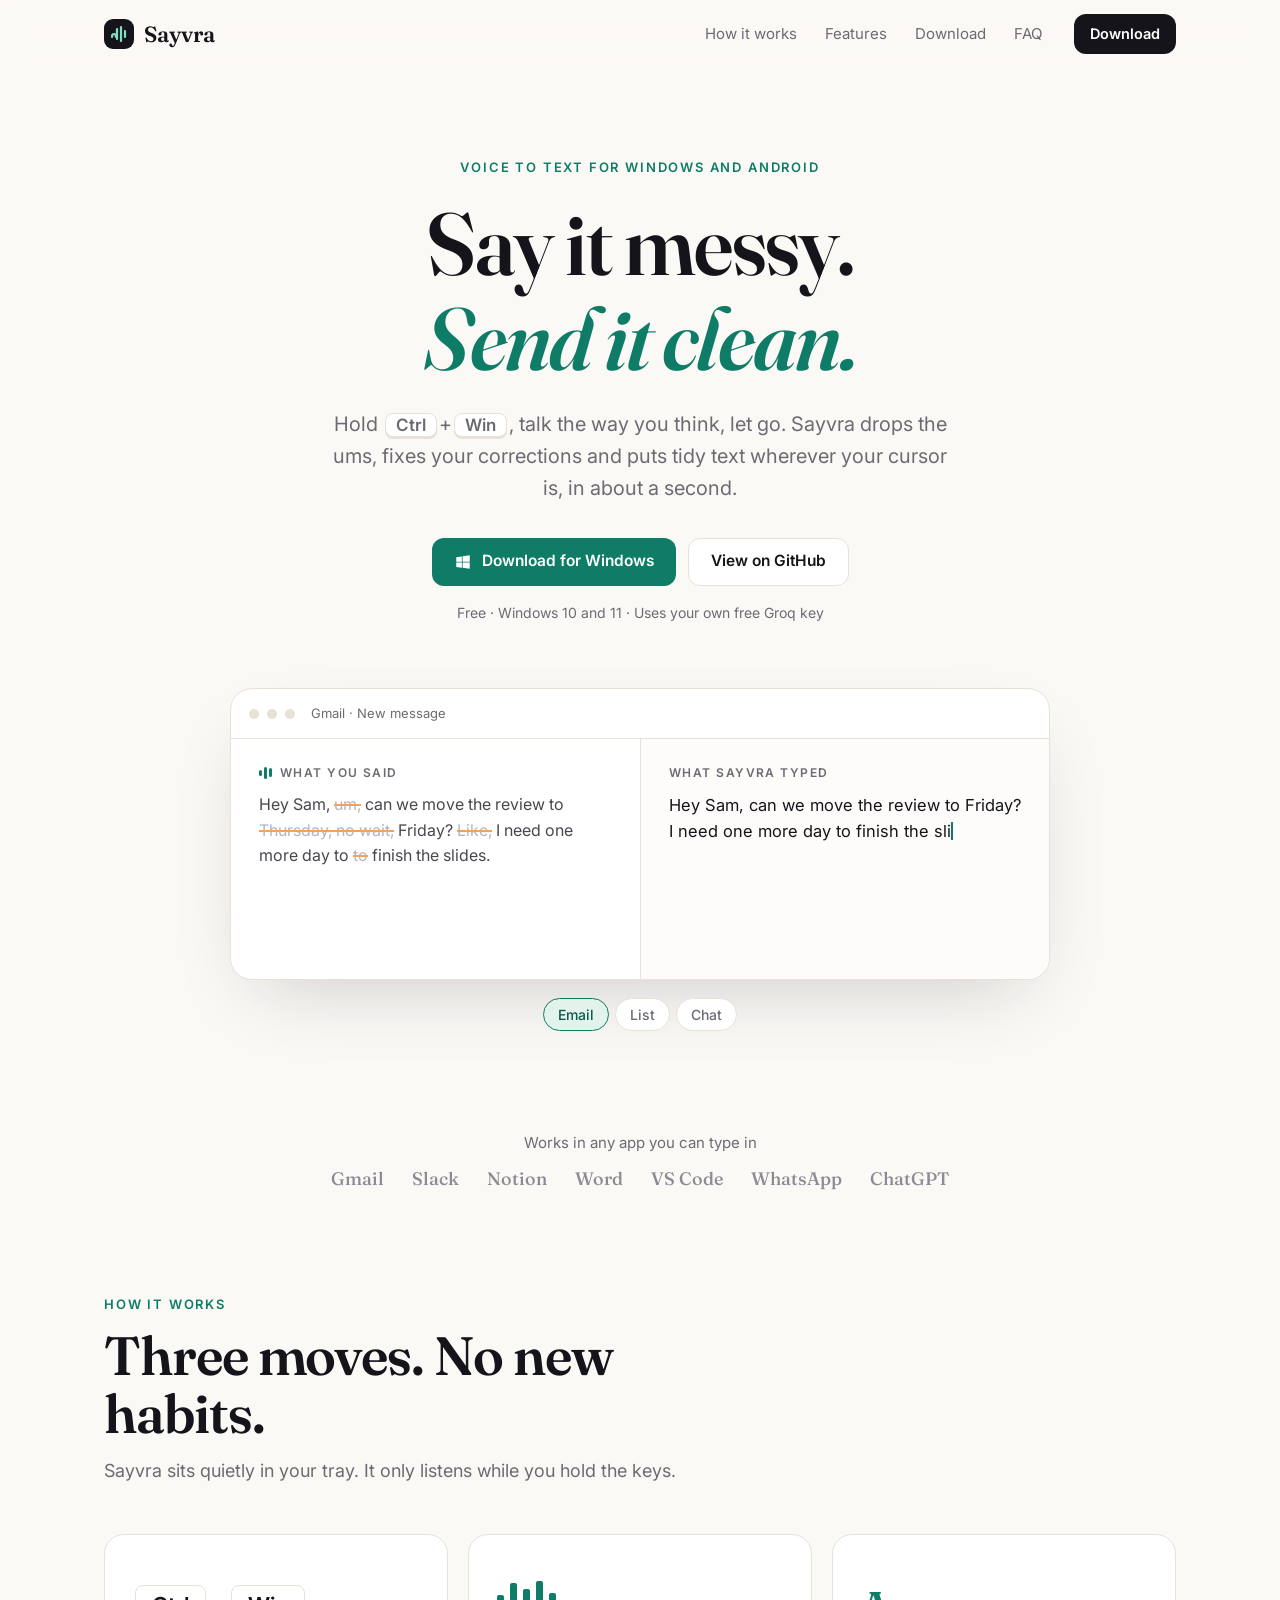
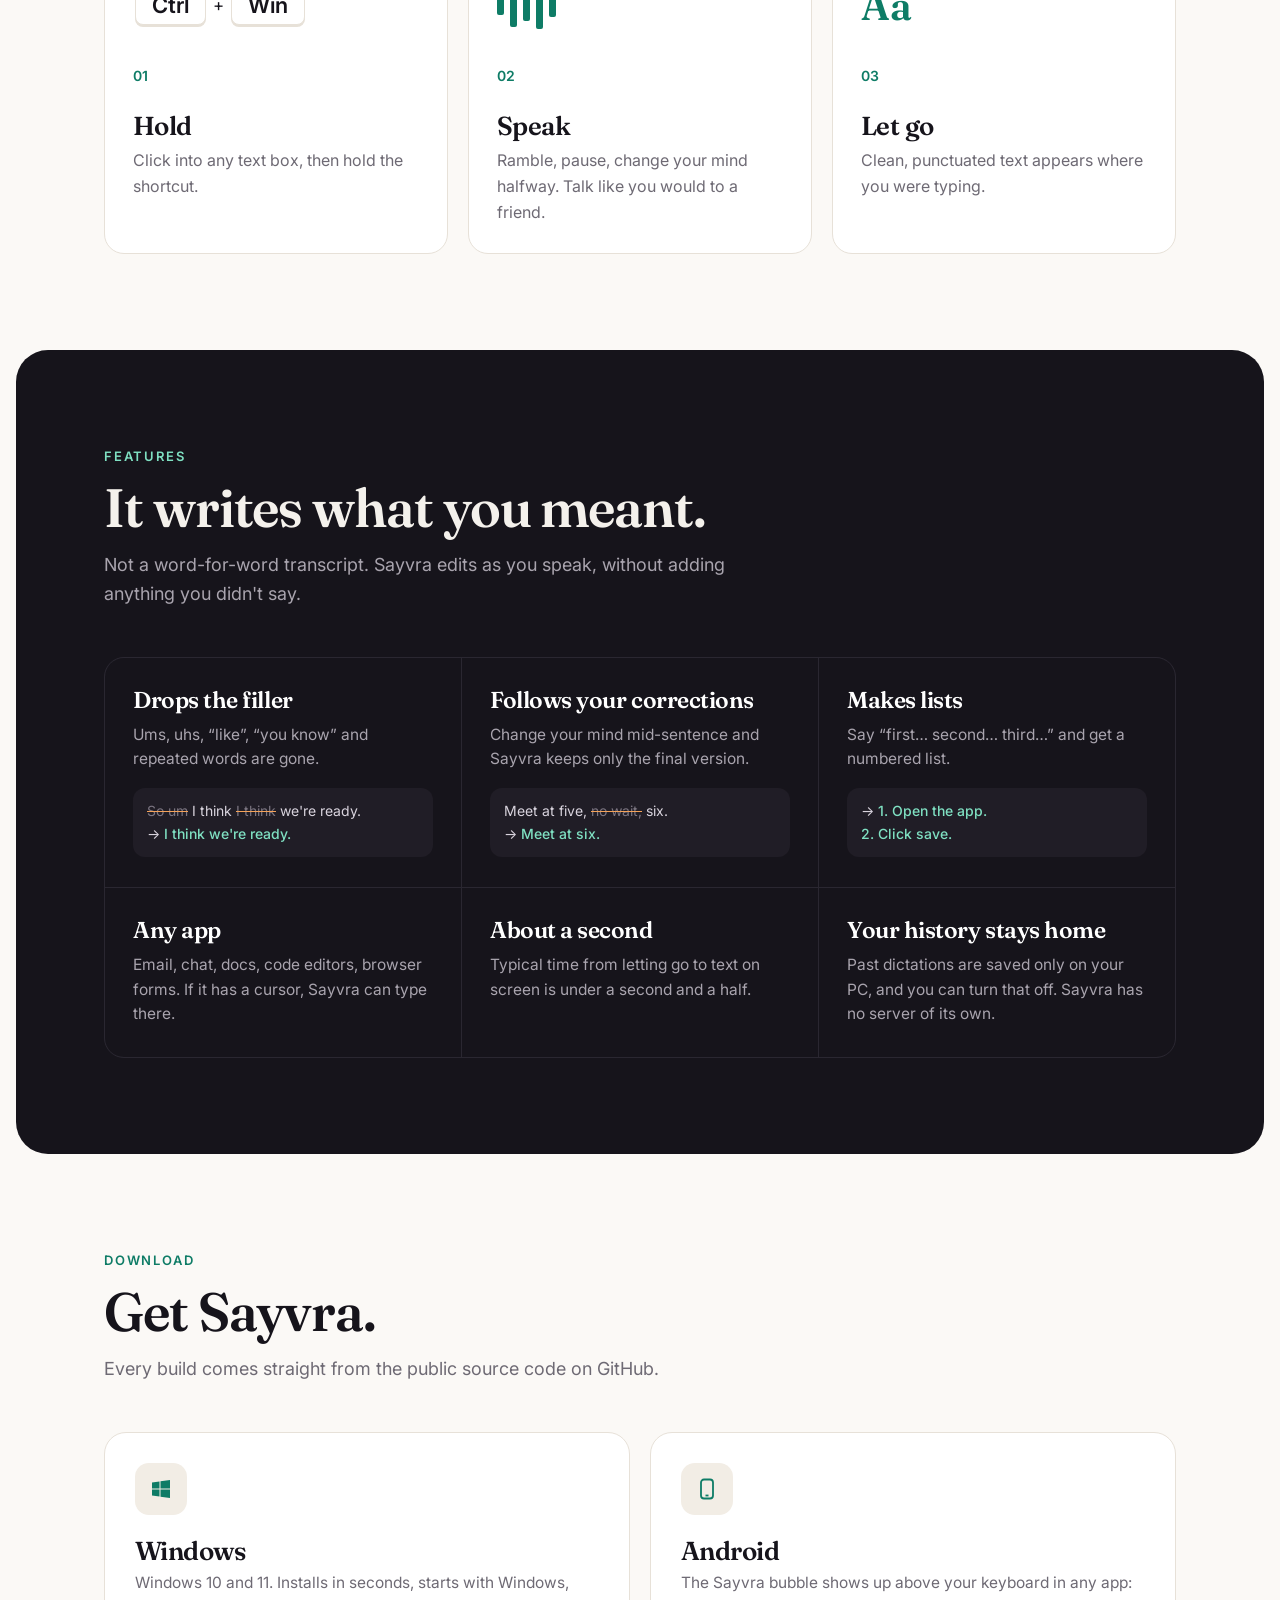
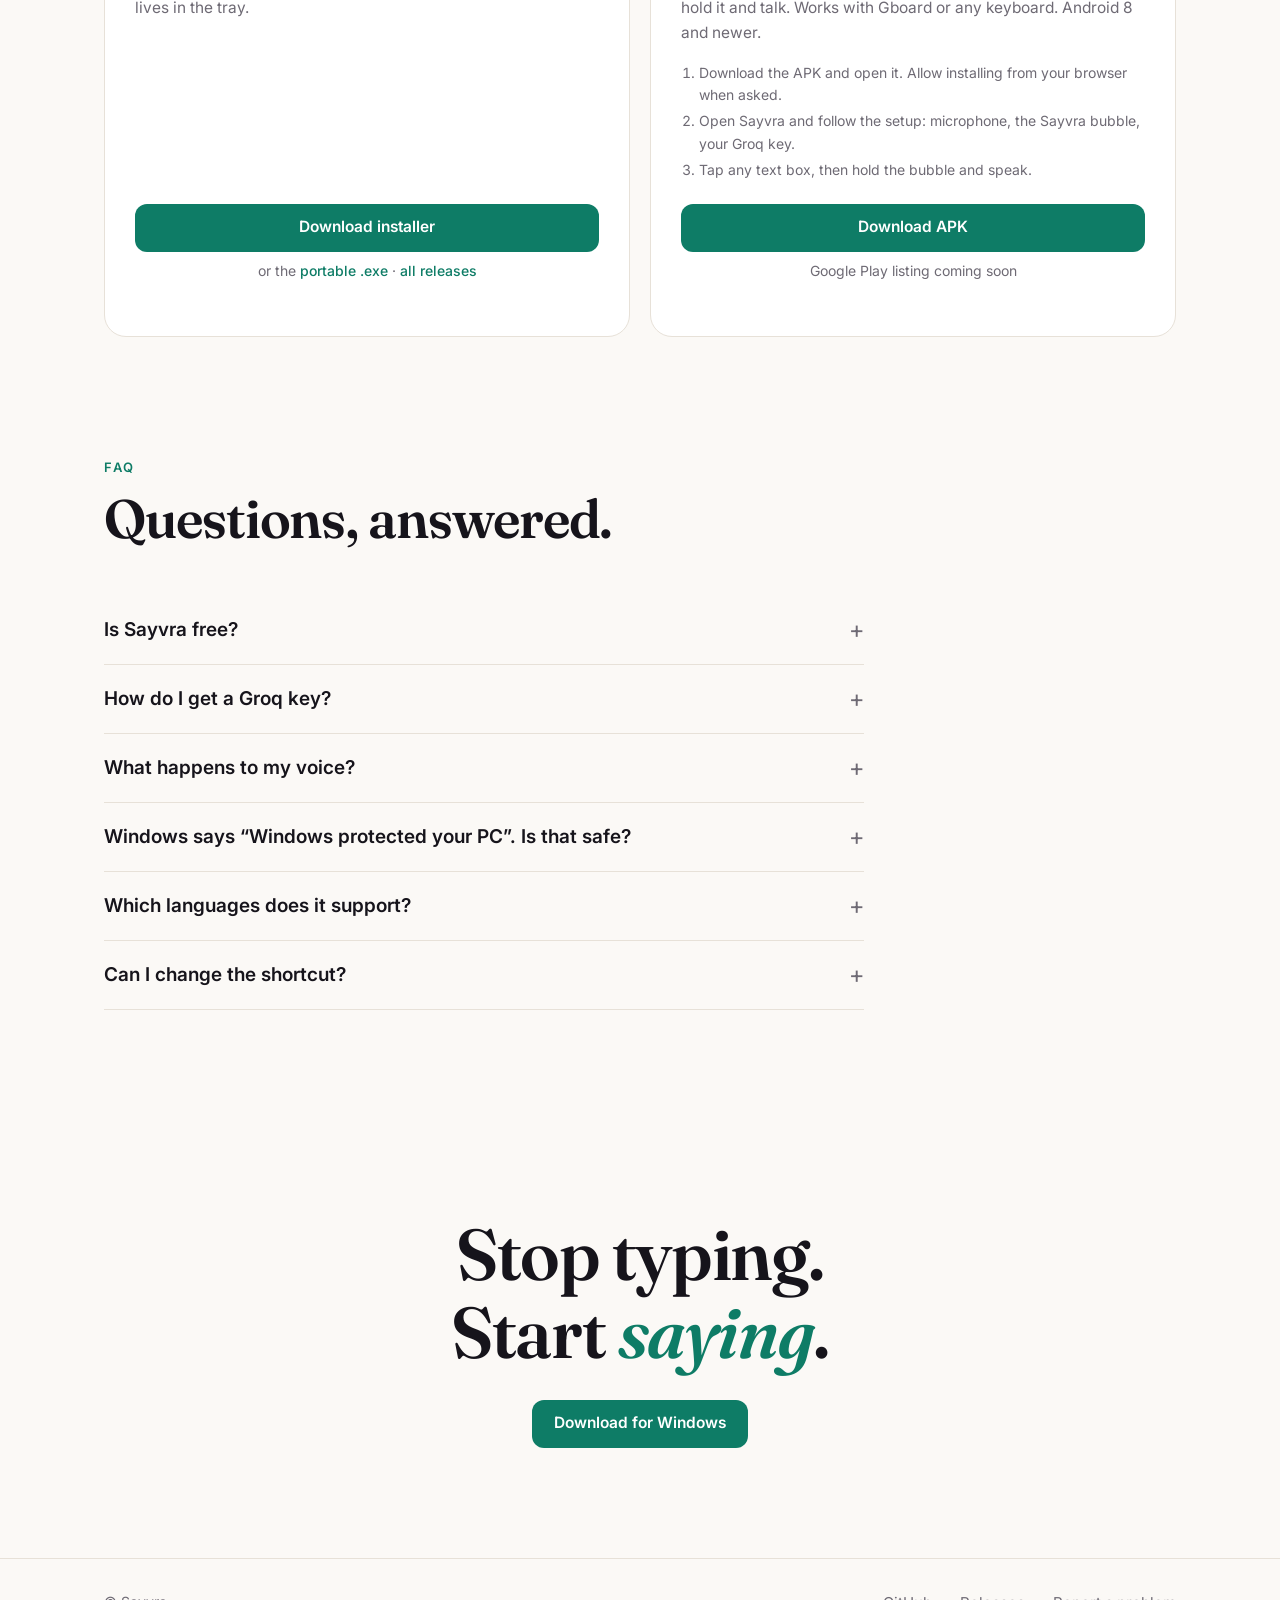
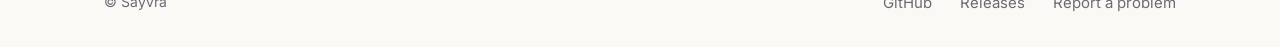
<file: site/index.html>
<!doctype html>
<html lang="en">
<head>
<meta charset="utf-8">
<meta name="viewport" content="width=device-width, initial-scale=1">
<title>Sayvra · Say it messy, send it clean</title>
<meta name="description" content="Sayvra turns how you talk into clean, ready-to-send text in any app. Hold Ctrl + Win, speak, let go.">
<link rel="icon" href="data:image/svg+xml,%3Csvg xmlns='http://www.w3.org/2000/svg' viewBox='0 0 30 30'%3E%3Crect width='30' height='30' rx='9' fill='%2316141B'/%3E%3Cpath d='M8 18c0-2 1-3 2-3s2 1 2 3M13 20V10M17 22V8M21 18v-6' stroke='%237FE0C2' stroke-width='2.2' stroke-linecap='round' fill='none'/%3E%3C/svg%3E">
<link rel="preconnect" href="https://fonts.googleapis.com">
<link rel="preconnect" href="https://fonts.gstatic.com" crossorigin>
<link href="https://fonts.googleapis.com/css2?family=Fraunces:opsz,wght@9..144,500;9..144,600&family=Inter:wght@400;500;600&display=swap" rel="stylesheet">
<style>
  :root{
    --bg:#FBF9F6; --panel:#F2EDE5; --card:#FFFFFF; --ink:#16141B; --muted:#6E6A74; --line:#E7E1D8;
    --accent:#0E7C66; --accent-soft:#E2F3EC; --accent-ink:#095A4A; --mint:#7FE0C2; --warm:#F4A259; --warm-soft:#FDEBD8;
    --serif:"Fraunces",Georgia,serif; --sans:"Inter","Segoe UI",system-ui,sans-serif;
  }
  *{box-sizing:border-box;margin:0;padding:0}
  html{scroll-behavior:smooth}
  body{font-family:var(--sans);color:var(--ink);background:var(--bg);font-size:17px;line-height:1.6;-webkit-font-smoothing:antialiased}
  a{color:inherit;text-decoration:none}
  .wrap{max-width:1120px;margin:0 auto;padding:0 24px}
  h1,h2,h3{font-family:var(--serif);font-weight:600;letter-spacing:-.02em;line-height:1.08}
  .eyebrow{font-size:13px;font-weight:600;letter-spacing:.14em;text-transform:uppercase;color:var(--accent)}
  .kbd{display:inline-block;border:1px solid var(--line);background:var(--card);border-radius:8px;padding:1px 10px;font:600 .85em var(--sans);box-shadow:0 2px 0 var(--line);margin:0 2px;white-space:nowrap}

  /* nav */
  nav{position:sticky;top:0;z-index:10;background:rgba(251,249,246,.86);backdrop-filter:blur(12px);border-bottom:1px solid transparent;transition:border-color .2s}
  nav.scrolled{border-color:var(--line)}
  nav .wrap{display:flex;align-items:center;height:68px;gap:32px}
  .brand{display:flex;align-items:center;gap:10px;font:600 22px var(--serif)}
  .links{display:flex;gap:28px;font-size:15px;color:var(--muted);margin-left:auto}
  .links a:hover{color:var(--ink)}
  .btn{display:inline-flex;align-items:center;gap:10px;height:48px;padding:0 22px;border-radius:12px;font-weight:600;font-size:15.5px;transition:transform .15s,background .15s,border-color .15s}
  .btn:hover{transform:translateY(-1px)}
  .btn.dark{background:var(--ink);color:#fff}
  .btn.green{background:var(--accent);color:#fff} .btn.green:hover{background:var(--accent-ink)}
  .btn.line{border:1px solid var(--line);background:var(--card)} .btn.line:hover{border-color:#cfc7bb}
  .btn.sm{height:40px;padding:0 16px;font-size:14.5px}

  /* hero */
  .hero{padding:88px 0 72px;text-align:center}
  .hero h1{font-size:clamp(44px,7.4vw,88px);max-width:900px;margin:18px auto 22px}
  .hero h1 em{font-style:italic;color:var(--accent)}
  .hero .lead{font-size:clamp(17px,2vw,20px);color:var(--muted);max-width:620px;margin:0 auto 34px}
  .ctas{display:flex;gap:12px;justify-content:center;flex-wrap:wrap}
  .meta{margin-top:16px;font-size:14px;color:var(--muted)}

  /* demo */
  .demo{max-width:820px;margin:64px auto 0;background:var(--card);border:1px solid var(--line);border-radius:22px;box-shadow:0 30px 80px -30px rgba(22,20,27,.22);text-align:left;overflow:hidden}
  .demo-bar{display:flex;align-items:center;gap:8px;padding:14px 18px;border-bottom:1px solid var(--line);font-size:13px;color:var(--muted)}
  .demo-bar i{width:10px;height:10px;border-radius:50%;background:var(--line)}
  .demo-bar span{margin-left:8px}
  .demo-body{display:grid;grid-template-columns:1fr 1fr;min-height:240px}
  .pane{padding:26px 28px}
  .pane + .pane{border-left:1px solid var(--line);background:#FDFCFA}
  .pane h4{font:600 12px var(--sans);letter-spacing:.12em;text-transform:uppercase;color:var(--muted);margin-bottom:12px;display:flex;align-items:center;gap:8px}
  .said{font-size:16px;color:#4a4650}
  .said s{color:#b9b3bd;text-decoration-color:var(--warm);text-decoration-thickness:2px}
  .clean{font-size:16.5px;white-space:pre-line;min-height:7em}
  .caret{display:inline-block;width:2px;height:1.1em;background:var(--accent);vertical-align:-3px;animation:blink 1s steps(2) infinite}
  @keyframes blink{50%{opacity:0}}
  .rec{display:inline-flex;gap:2px;align-items:center;height:12px}
  .rec b{width:3px;border-radius:2px;background:var(--accent);animation:wave .9s ease-in-out infinite}
  .rec b:nth-child(1){height:6px}.rec b:nth-child(2){height:12px;animation-delay:.12s}.rec b:nth-child(3){height:9px;animation-delay:.24s}
  @keyframes wave{50%{transform:scaleY(.4)}}
  .tabs{display:flex;gap:6px;justify-content:center;margin-top:18px}
  .tabs button{font:500 14px var(--sans);border:1px solid var(--line);background:var(--card);border-radius:999px;padding:7px 14px;cursor:pointer;color:var(--muted)}
  .tabs button.on{border-color:var(--accent);background:var(--accent-soft);color:var(--accent-ink)}

  /* apps strip */
  .apps{padding:28px 0 8px;text-align:center;color:var(--muted);font-size:15px}
  .apps div{display:flex;flex-wrap:wrap;gap:10px 28px;justify-content:center;margin-top:12px;font:500 18px var(--serif);color:#8f8995}

  section{padding:96px 0}
  .head{max-width:640px;margin-bottom:48px}
  .head h2{font-size:clamp(34px,4.6vw,54px);margin:12px 0 14px}
  .head p{color:var(--muted);font-size:18px}

  /* steps */
  .steps{display:grid;grid-template-columns:repeat(3,1fr);gap:20px}
  .step{background:var(--card);border:1px solid var(--line);border-radius:20px;padding:28px}
  .step .n{font:600 14px var(--sans);color:var(--accent);margin-bottom:28px}
  .step h3{font-size:26px;margin-bottom:8px}
  .step p{color:var(--muted);font-size:16px}
  .step .vis{height:84px;display:flex;align-items:center;margin-bottom:20px}

  /* features */
  .dark-band{background:var(--ink);color:#F4F1EC;border-radius:32px;margin:0 16px}
  .dark-band .head p{color:#A9A4AE}
  .dark-band .eyebrow{color:var(--mint)}
  .grid{display:grid;grid-template-columns:repeat(3,1fr);gap:1px;background:#2A2731;border-radius:20px;overflow:hidden;border:1px solid #2A2731}
  .feat{background:var(--ink);padding:30px 28px}
  .feat h3{font-size:23px;margin-bottom:10px;color:#fff}
  .feat p{color:#A9A4AE;font-size:15.5px}
  .feat .ex{margin-top:16px;font-size:14px;background:#201D26;border-radius:12px;padding:12px 14px;color:#D9D4DE}
  .feat .ex s{color:#7a7480;text-decoration-color:var(--warm)}
  .feat .ex b{color:var(--mint);font-weight:500}

  /* platforms */
  .plats{display:grid;grid-template-columns:repeat(2,1fr);gap:20px}
  .plat{background:var(--card);border:1px solid var(--line);border-radius:22px;padding:30px;display:flex;flex-direction:column}
  .plat .ic{width:52px;height:52px;border-radius:14px;background:var(--panel);display:flex;align-items:center;justify-content:center;margin-bottom:22px}
  .plat h3{font-size:26px;margin-bottom:6px}
  .plat p{color:var(--muted);font-size:15.5px;margin-bottom:24px}
  .plat .acts{margin-top:auto;display:flex;flex-direction:column;gap:8px}
  .plat .alt{font-size:14px;color:var(--muted);text-align:center}
  .plat .alt a{color:var(--accent);font-weight:500}
  .soon{display:inline-flex;align-self:flex-start;font:600 12px var(--sans);letter-spacing:.08em;text-transform:uppercase;background:var(--warm-soft);color:#9a5a1c;border-radius:999px;padding:6px 12px}
  .plat.off{background:transparent}
  .install{font-size:14px;color:var(--muted);padding-left:18px;margin:-8px 0 22px;display:flex;flex-direction:column;gap:4px}
  .install b{color:var(--ink);font-weight:600}
  .install code{font-size:13px;background:var(--panel);border-radius:5px;padding:1px 5px}

  /* faq */
  .faq{max-width:760px}
  details{border-bottom:1px solid var(--line);padding:22px 0}
  summary{cursor:pointer;list-style:none;font:600 19px var(--sans);display:flex;justify-content:space-between;gap:20px}
  summary::-webkit-details-marker{display:none}
  summary:after{content:"+";font-weight:400;color:var(--muted);font-size:24px;line-height:1;transition:transform .2s}
  details[open] summary:after{transform:rotate(45deg)}
  details p{color:var(--muted);margin-top:12px;font-size:16px}
  details a{color:var(--accent);font-weight:500}

  /* final cta + footer */
  .final{text-align:center;padding:110px 0}
  .final h2{font-size:clamp(40px,6vw,72px);margin-bottom:28px}
  footer{border-top:1px solid var(--line);padding:32px 0;font-size:14px;color:var(--muted)}
  footer .wrap{display:flex;gap:20px;align-items:center;flex-wrap:wrap}
  footer .links{margin-left:auto}

  .reveal{opacity:0;transform:translateY(18px);transition:opacity .7s ease,transform .7s cubic-bezier(.2,.8,.2,1)}
  .reveal.in{opacity:1;transform:none}
  @media (prefers-reduced-motion:reduce){.reveal{opacity:1;transform:none;transition:none}.rec b,.caret{animation:none}}

  @media (max-width:880px){
    .links{display:none}
    nav .btn{margin-left:auto}
    .steps,.grid,.plats{grid-template-columns:1fr}
    .demo-body{grid-template-columns:1fr}
    .pane + .pane{border-left:0;border-top:1px solid var(--line)}
    .dark-band{margin:0;border-radius:0}
    section{padding:72px 0}
    .hero{padding:56px 0 48px}
  }
</style>
</head>
<body>
<nav id="nav">
  <div class="wrap">
    <a class="brand" href="#"><svg width="30" height="30" viewBox="0 0 30 30" aria-hidden="true"><rect width="30" height="30" rx="9" fill="#16141B"/><path d="M8 18c0-2 1-3 2-3s2 1 2 3M13 20V10M17 22V8M21 18v-6" stroke="#7FE0C2" stroke-width="2.2" stroke-linecap="round" fill="none"/></svg>Sayvra</a>
    <div class="links"><a href="#how">How it works</a><a href="#features">Features</a><a href="#download">Download</a><a href="#faq">FAQ</a></div>
    <a class="btn dark sm" href="#download">Download</a>
  </div>
</nav>

<header class="hero">
  <div class="wrap">
    <div class="eyebrow">Voice to text for Windows and Android</div>
    <h1>Say it messy.<br><em>Send it clean.</em></h1>
    <p class="lead">Hold <span class="kbd">Ctrl</span>+<span class="kbd">Win</span>, talk the way you think, let go. Sayvra drops the ums, fixes your corrections and puts tidy text wherever your cursor is, in about a second.</p>
    <div class="ctas">
      <a class="btn green" href="https://github.com/Mitovoid-AI/saylo/releases/latest/download/Sayvra-Setup.exe">
        <svg width="18" height="18" viewBox="0 0 24 24" fill="currentColor" aria-hidden="true"><path d="M3 5.5 10.5 4.5v7H3zM11.5 4.3 21 3v8.5h-9.5zM3 12.5h7.5v7L3 18.5zM11.5 12.5H21V21l-9.5-1.3z"/></svg>
        Download for Windows</a>
      <a class="btn line" href="https://github.com/Mitovoid-AI/saylo">View on GitHub</a>
    </div>
    <p class="meta">Free · Windows 10 and 11 · Uses your own free Groq key</p>

    <div class="demo reveal" aria-label="Example of Sayvra cleaning up speech">
      <div class="demo-bar"><i></i><i></i><i></i><span id="demoApp">Gmail · New message</span></div>
      <div class="demo-body">
        <div class="pane"><h4><span class="rec"><b></b><b></b><b></b></span> What you said</h4><p class="said" id="said"></p></div>
        <div class="pane"><h4>What Sayvra typed</h4><p class="clean"><span id="clean"></span><span class="caret"></span></p></div>
      </div>
    </div>
    <div class="tabs" id="tabs"></div>
  </div>
</header>

<div class="apps"><p>Works in any app you can type in</p>
  <div><span>Gmail</span><span>Slack</span><span>Notion</span><span>Word</span><span>VS Code</span><span>WhatsApp</span><span>ChatGPT</span></div>
</div>

<section id="how">
  <div class="wrap">
    <div class="head reveal"><div class="eyebrow">How it works</div><h2>Three moves. No new habits.</h2><p>Sayvra sits quietly in your tray. It only listens while you hold the keys.</p></div>
    <div class="steps">
      <div class="step reveal"><div class="vis"><span class="kbd" style="font-size:22px;padding:6px 16px">Ctrl</span>&nbsp;+&nbsp;<span class="kbd" style="font-size:22px;padding:6px 16px">Win</span></div><div class="n">01</div><h3>Hold</h3><p>Click into any text box, then hold the shortcut.</p></div>
      <div class="step reveal"><div class="vis"><span class="rec" style="height:48px;gap:6px"><b style="width:7px;height:20px"></b><b style="width:7px;height:44px"></b><b style="width:7px;height:32px"></b><b style="width:7px;height:48px;animation-delay:.36s"></b><b style="width:7px;height:24px;animation-delay:.48s"></b></span></div><div class="n">02</div><h3>Speak</h3><p>Ramble, pause, change your mind halfway. Talk like you would to a friend.</p></div>
      <div class="step reveal"><div class="vis" style="font:600 40px var(--serif);color:var(--accent)">Aa</div><div class="n">03</div><h3>Let go</h3><p>Clean, punctuated text appears where you were typing.</p></div>
    </div>
  </div>
</section>

<section id="features" class="dark-band">
  <div class="wrap">
    <div class="head reveal"><div class="eyebrow">Features</div><h2>It writes what you meant.</h2><p>Not a word-for-word transcript. Sayvra edits as you speak, without adding anything you didn't say.</p></div>
    <div class="grid reveal">
      <div class="feat"><h3>Drops the filler</h3><p>Ums, uhs, “like”, “you know” and repeated words are gone.</p><div class="ex"><s>So um</s> I think <s>I think</s> we're ready.<br>→ <b>I think we're ready.</b></div></div>
      <div class="feat"><h3>Follows your corrections</h3><p>Change your mind mid-sentence and Sayvra keeps only the final version.</p><div class="ex">Meet at five, <s>no wait,</s> six.<br>→ <b>Meet at six.</b></div></div>
      <div class="feat"><h3>Makes lists</h3><p>Say “first… second… third…” and get a numbered list.</p><div class="ex">→ <b>1. Open the app.<br>2. Click save.</b></div></div>
      <div class="feat"><h3>Any app</h3><p>Email, chat, docs, code editors, browser forms. If it has a cursor, Sayvra can type there.</p></div>
      <div class="feat"><h3>About a second</h3><p>Typical time from letting go to text on screen is under a second and a half.</p></div>
      <div class="feat"><h3>Your history stays home</h3><p>Past dictations are saved only on your PC, and you can turn that off. Sayvra has no server of its own.</p></div>
    </div>
  </div>
</section>

<section id="download">
  <div class="wrap">
    <div class="head reveal"><div class="eyebrow">Download</div><h2>Get Sayvra.</h2><p>Every build comes straight from the public source code on GitHub.</p></div>
    <div class="plats">
      <div class="plat reveal">
        <div class="ic"><svg width="24" height="24" viewBox="0 0 24 24" fill="#0E7C66" aria-hidden="true"><path d="M3 5.5 10.5 4.5v7H3zM11.5 4.3 21 3v8.5h-9.5zM3 12.5h7.5v7L3 18.5zM11.5 12.5H21V21l-9.5-1.3z"/></svg></div>
        <h3>Windows</h3><p>Windows 10 and 11. Installs in seconds, starts with Windows, lives in the tray.</p>
        <div class="acts">
          <a class="btn green" style="justify-content:center" href="https://github.com/Mitovoid-AI/saylo/releases/latest/download/Sayvra-Setup.exe">Download installer</a>
          <p class="alt">or the <a href="https://github.com/Mitovoid-AI/saylo/releases/latest/download/Sayvra.exe">portable .exe</a> · <a href="https://github.com/Mitovoid-AI/saylo/releases">all releases</a></p>
        </div>
      </div>
      <div class="plat reveal">
        <div class="ic"><svg width="24" height="24" viewBox="0 0 24 24" fill="none" stroke="#0E7C66" stroke-width="1.8" aria-hidden="true"><rect x="6" y="2.5" width="12" height="19" rx="3"/><path d="M10.5 18.5h3"/></svg></div>
        <h3>Android</h3><p>The Sayvra bubble shows up above your keyboard in any app: hold it and talk. Works with Gboard or any keyboard. Android 8 and newer.</p>
        <ol class="install">
          <li>Download the APK and open it. Allow installing from your browser when asked.</li>
          <li>Open Sayvra and follow the setup: microphone, the Sayvra bubble, your Groq key.</li>
          <li>Tap any text box, then hold the bubble and speak.</li>
        </ol>
        <div class="acts">
          <a class="btn green" style="justify-content:center" href="https://github.com/Mitovoid-AI/saylo/releases/latest/download/sayvra-android.apk">Download APK</a>
          <p class="alt">Google Play listing coming soon</p>
        </div>
      </div>
    </div>
  </div>
</section>

<section id="faq" style="padding-top:24px">
  <div class="wrap">
    <div class="head reveal"><div class="eyebrow">FAQ</div><h2>Questions, answered.</h2></div>
    <div class="faq">
      <details><summary>Is Sayvra free?</summary><p>Yes. Sayvra uses Groq's speech and language models, and you plug in your own Groq API key, which is free for personal use within Groq's limits. A paid version that needs no key is coming in the next update.</p></details>
      <details><summary>How do I get a Groq key?</summary><p>Sign in at <a href="https://console.groq.com/keys" rel="noopener">console.groq.com/keys</a>, click “Create API Key” and paste it into Sayvra during setup. It takes about a minute. The key is stored only on your computer.</p></details>
      <details><summary>What happens to my voice?</summary><p>Sayvra records only while you hold the shortcut. The clip goes directly from your PC to Groq to be turned into text and cleaned up; Sayvra has no server in between. Your history (the text, plus each recording for 30 days so you can replay it) is kept on your PC only, and you can switch it off or delete it.</p></details>
      <details><summary>Windows says “Windows protected your PC”. Is that safe?</summary><p>That warning appears for new apps that aren't code-signed yet. Click “More info”, then “Run anyway”. The installer is built automatically from the public code in the GitHub repository.</p></details>
      <details><summary>Which languages does it support?</summary><p>English for now.</p></details>
      <details><summary>Can I change the shortcut?</summary><p>Not yet. On Windows it's Ctrl + Win, held down while you speak.</p></details>
    </div>
  </div>
</section>

<section class="final">
  <div class="wrap reveal">
    <h2>Stop typing.<br>Start <em style="color:var(--accent)">saying</em>.</h2>
    <a class="btn green" href="https://github.com/Mitovoid-AI/saylo/releases/latest/download/Sayvra-Setup.exe">Download for Windows</a>
  </div>
</section>

<footer>
  <div class="wrap">
    <span>© Sayvra</span>
    <div class="links" style="display:flex"><a href="https://github.com/Mitovoid-AI/saylo">GitHub</a><a href="https://github.com/Mitovoid-AI/saylo/releases">Releases</a><a href="https://github.com/Mitovoid-AI/saylo/issues">Report a problem</a></div>
  </div>
</footer>

<script>
  // Hero demo: what was said (fillers struck through) and what Sayvra typed, typed out letter by letter.
  const DEMOS = [
    {tab: "Email", app: "Gmail · New message",
     said: "Hey Sam, <s>um,</s> can we move the review to <s>Thursday, no wait,</s> Friday? <s>Like,</s> I need one more day to <s>to</s> finish the slides.",
     clean: "Hey Sam, can we move the review to Friday? I need one more day to finish the slides."},
    {tab: "List", app: "Notion · Launch plan",
     said: "<s>So uh</s> there are three things left, first fix the login bug, second <s>um</s> update the docs, and third ship the release.",
     clean: "There are three things left:\n1. Fix the login bug.\n2. Update the docs.\n3. Ship the release."},
    {tab: "Chat", app: "Slack · #design",
     said: "<s>Okay so</s> I <s>I</s> love the new colors <s>you know</s> but the buttons feel <s>kind of</s> too small on mobile.",
     clean: "I love the new colors, but the buttons feel too small on mobile."},
  ];
  const tabs = document.getElementById("tabs"), said = document.getElementById("said"),
        clean = document.getElementById("clean"), appName = document.getElementById("demoApp");
  let current = 0, timer = null, auto = true;
  function play(i) {
    current = i; clearInterval(timer);
    [...tabs.children].forEach((b, j) => b.classList.toggle("on", j === i));
    said.innerHTML = DEMOS[i].said; appName.textContent = DEMOS[i].app; clean.textContent = "";
    const text = DEMOS[i].clean; let n = 0;
    timer = setInterval(() => {
      clean.textContent = text.slice(0, ++n);
      if (n >= text.length) { clearInterval(timer); if (auto) timer = setTimeout(() => play((current + 1) % DEMOS.length), 3200); }
    }, 22);
  }
  DEMOS.forEach((d, i) => {
    const b = document.createElement("button"); b.textContent = d.tab;
    b.onclick = () => { auto = false; clearTimeout(timer); play(i); };
    tabs.appendChild(b);
  });
  play(0);

  const io = new IntersectionObserver(es => es.forEach(e => e.isIntersecting && (e.target.classList.add("in"), io.unobserve(e.target))), {threshold: .12});
  document.querySelectorAll(".reveal").forEach(el => io.observe(el));
  const nav = document.getElementById("nav");
  addEventListener("scroll", () => nav.classList.toggle("scrolled", scrollY > 8), {passive: true});
</script>
</body>
</html>
</file>
